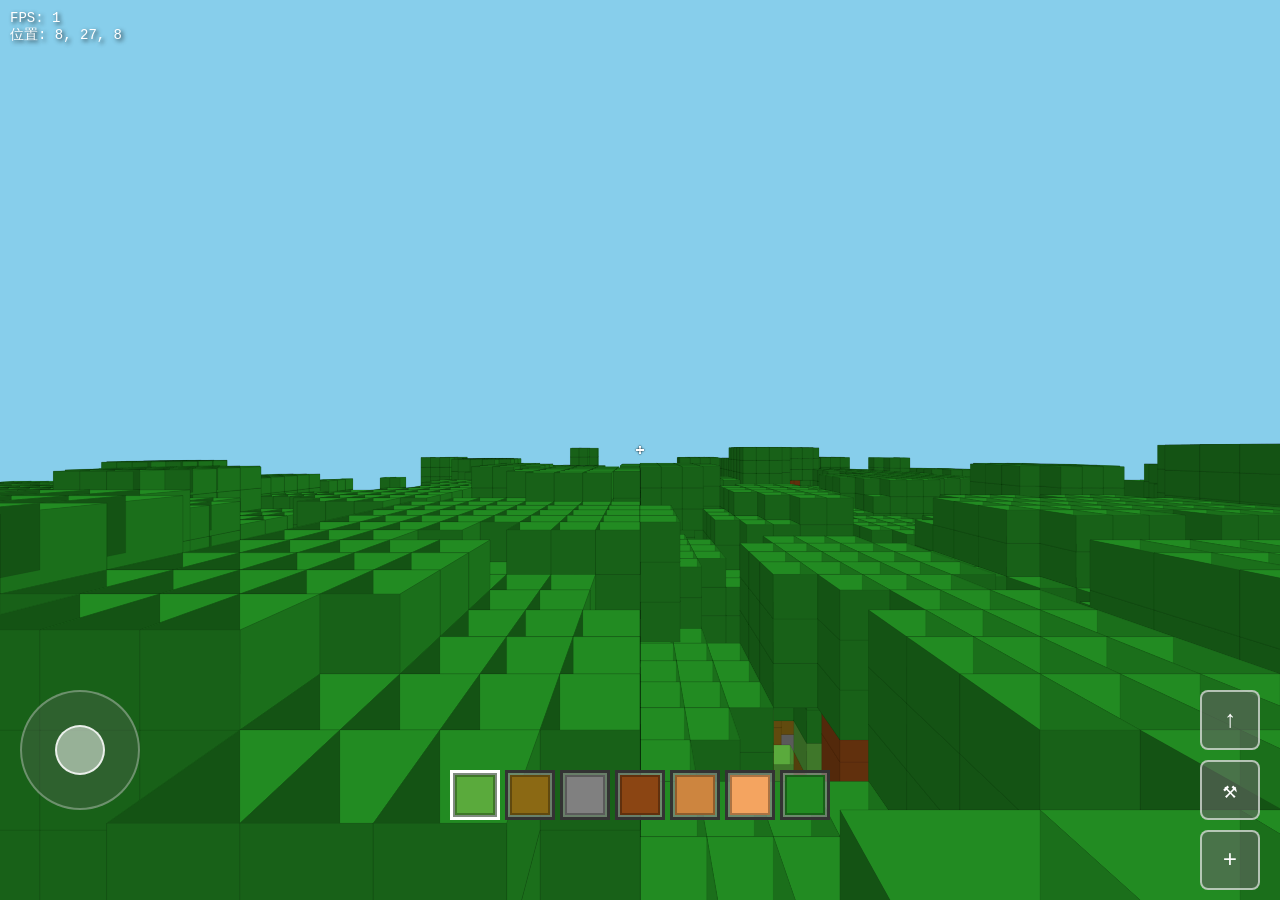
<file: minecraft.html>
<!DOCTYPE html>
<html lang="zh-CN">
<head>
    <meta charset="UTF-8">
    <meta name="viewport" content="width=device-width, initial-scale=1.0, maximum-scale=1.0, user-scalable=no">
    <title>我的世界 - Minecraft</title>
    <style>
        * {
            margin: 0;
            padding: 0;
            box-sizing: border-box;
            -webkit-tap-highlight-color: transparent;
        }

        body {
            overflow: hidden;
            font-family: 'Courier New', monospace;
            touch-action: none;
        }

        #gameCanvas {
            display: block;
            width: 100vw;
            height: 100vh;
            background: linear-gradient(to bottom, #87CEEB 0%, #E0F6FF 100%);
        }

        #ui {
            position: fixed;
            top: 0;
            left: 0;
            width: 100%;
            height: 100%;
            pointer-events: none;
        }

        #info {
            position: absolute;
            top: 10px;
            left: 10px;
            color: white;
            text-shadow: 2px 2px 4px rgba(0,0,0,0.8);
            font-size: 14px;
            pointer-events: none;
        }

        #crosshair {
            position: absolute;
            top: 50%;
            left: 50%;
            transform: translate(-50%, -50%);
            width: 20px;
            height: 20px;
            pointer-events: none;
        }

        #crosshair::before,
        #crosshair::after {
            content: '';
            position: absolute;
            background: white;
            box-shadow: 0 0 2px black;
        }

        #crosshair::before {
            left: 50%;
            top: 30%;
            transform: translateX(-50%);
            width: 2px;
            height: 40%;
        }

        #crosshair::after {
            top: 50%;
            left: 30%;
            transform: translateY(-50%);
            height: 2px;
            width: 40%;
        }

        #toolbar {
            position: absolute;
            bottom: 80px;
            left: 50%;
            transform: translateX(-50%);
            display: flex;
            gap: 5px;
            pointer-events: all;
        }

        .tool-slot {
            width: 50px;
            height: 50px;
            border: 3px solid #333;
            background: rgba(139, 139, 139, 0.7);
            display: flex;
            align-items: center;
            justify-content: center;
            font-size: 12px;
            cursor: pointer;
            position: relative;
        }

        .tool-slot.active {
            border-color: white;
            background: rgba(139, 139, 139, 0.9);
        }

        .tool-slot .block-preview {
            width: 40px;
            height: 40px;
            image-rendering: pixelated;
        }

        #controls {
            position: absolute;
            bottom: 10px;
            width: 100%;
            display: flex;
            justify-content: space-between;
            padding: 0 20px;
            pointer-events: all;
        }

        .joystick {
            width: 120px;
            height: 120px;
            background: rgba(100, 100, 100, 0.3);
            border-radius: 50%;
            position: relative;
            border: 2px solid rgba(255, 255, 255, 0.3);
        }

        .joystick-knob {
            width: 50px;
            height: 50px;
            background: rgba(255, 255, 255, 0.5);
            border-radius: 50%;
            position: absolute;
            top: 50%;
            left: 50%;
            transform: translate(-50%, -50%);
            border: 2px solid rgba(255, 255, 255, 0.8);
        }

        .action-buttons {
            display: flex;
            flex-direction: column;
            gap: 10px;
        }

        .btn {
            width: 60px;
            height: 60px;
            background: rgba(100, 100, 100, 0.6);
            border: 2px solid rgba(255, 255, 255, 0.6);
            border-radius: 8px;
            color: white;
            font-size: 24px;
            display: flex;
            align-items: center;
            justify-content: center;
            cursor: pointer;
            user-select: none;
        }

        .btn:active {
            background: rgba(150, 150, 150, 0.8);
        }

        #loading {
            position: fixed;
            top: 0;
            left: 0;
            width: 100%;
            height: 100%;
            background: #333;
            display: flex;
            align-items: center;
            justify-content: center;
            color: white;
            font-size: 24px;
            z-index: 1000;
        }
    </style>
</head>
<body>
    <canvas id="gameCanvas"></canvas>
    <div id="ui">
        <div id="info">
            <div>FPS: <span id="fps">0</span></div>
            <div>位置: <span id="position">0, 0, 0</span></div>
        </div>
        <div id="crosshair"></div>
        <div id="toolbar"></div>
        <div id="controls">
            <div class="joystick" id="moveJoystick">
                <div class="joystick-knob"></div>
            </div>
            <div class="action-buttons">
                <div class="btn" id="jumpBtn">↑</div>
                <div class="btn" id="breakBtn">⚒</div>
                <div class="btn" id="placeBtn">+</div>
            </div>
        </div>
    </div>
    <div id="loading">加载中...</div>

    <script>
        // Game Configuration
        const CONFIG = {
            renderDistance: 3,
            chunkSize: 16,
            blockSize: 1,
            worldHeight: 32,
            gravity: 0.03,
            jumpForce: 0.5,
            moveSpeed: 0.1,
            reachDistance: 5
        };

        // Block Types with colors
        const BLOCKS = {
            AIR: 0,
            GRASS: 1,
            DIRT: 2,
            STONE: 3,
            WOOD: 4,
            LEAVES: 5,
            SAND: 6,
            WATER: 7,
            PLANKS: 8
        };

        const BLOCK_COLORS = {
            [BLOCKS.GRASS]: '#5AAA3C',
            [BLOCKS.DIRT]: '#8B6914',
            [BLOCKS.STONE]: '#808080',
            [BLOCKS.WOOD]: '#8B4513',
            [BLOCKS.LEAVES]: '#228B22',
            [BLOCKS.SAND]: '#F4A460',
            [BLOCKS.WATER]: '#1E90FF',
            [BLOCKS.PLANKS]: '#CD853F'
        };

        const BLOCK_NAMES = {
            [BLOCKS.GRASS]: '草方块',
            [BLOCKS.DIRT]: '泥土',
            [BLOCKS.STONE]: '石头',
            [BLOCKS.WOOD]: '原木',
            [BLOCKS.LEAVES]: '树叶',
            [BLOCKS.SAND]: '沙子',
            [BLOCKS.WATER]: '水',
            [BLOCKS.PLANKS]: '木板'
        };

        // Initialize Canvas
        const canvas = document.getElementById('gameCanvas');
        const ctx = canvas.getContext('2d', { alpha: false });

        function resizeCanvas() {
            canvas.width = window.innerWidth;
            canvas.height = window.innerHeight;
        }
        resizeCanvas();
        window.addEventListener('resize', resizeCanvas);

        // Simple 3D Math
        class Vec3 {
            constructor(x = 0, y = 0, z = 0) {
                this.x = x;
                this.y = y;
                this.z = z;
            }

            add(v) {
                return new Vec3(this.x + v.x, this.y + v.y, this.z + v.z);
            }

            sub(v) {
                return new Vec3(this.x - v.x, this.y - v.y, this.z - v.z);
            }

            mul(s) {
                return new Vec3(this.x * s, this.y * s, this.z * s);
            }

            length() {
                return Math.sqrt(this.x * this.x + this.y * this.y + this.z * this.z);
            }

            normalize() {
                const len = this.length();
                return len > 0 ? this.mul(1 / len) : new Vec3();
            }
        }

        // Camera
        class Camera {
            constructor() {
                this.pos = new Vec3(8, 20, 8);
                this.rot = { x: 0, y: 0 };
                this.velocity = new Vec3();
                this.onGround = false;
            }

            project(point) {
                const fov = 400;
                const dx = point.x - this.pos.x;
                const dy = point.y - this.pos.y;
                const dz = point.z - this.pos.z;

                // Rotate around Y axis (yaw)
                const cosY = Math.cos(this.rot.y);
                const sinY = Math.sin(this.rot.y);
                const rx = dx * cosY - dz * sinY;
                const rz = dx * sinY + dz * cosY;

                // Rotate around X axis (pitch)
                const cosX = Math.cos(this.rot.x);
                const sinX = Math.sin(this.rot.x);
                const ry = dy * cosX - rz * sinX;
                const rz2 = dy * sinX + rz * cosX;

                if (rz2 <= 0.1) return null;

                const scale = fov / rz2;
                return {
                    x: canvas.width / 2 + rx * scale,
                    y: canvas.height / 2 - ry * scale,
                    z: rz2,
                    scale: scale
                };
            }

            getForward() {
                const cosY = Math.cos(this.rot.y);
                const sinY = Math.sin(this.rot.y);
                return new Vec3(sinY, 0, cosY);
            }

            getRight() {
                const cosY = Math.cos(this.rot.y);
                const sinY = Math.sin(this.rot.y);
                return new Vec3(cosY, 0, -sinY);
            }
        }

        // World Generation
        class World {
            constructor() {
                this.chunks = new Map();
                this.seed = Math.random() * 1000;
            }

            getChunkKey(cx, cz) {
                return `${cx},${cz}`;
            }

            getBlock(x, y, z) {
                if (y < 0 || y >= CONFIG.worldHeight) return BLOCKS.AIR;
                
                const cx = Math.floor(x / CONFIG.chunkSize);
                const cz = Math.floor(z / CONFIG.chunkSize);
                const key = this.getChunkKey(cx, cz);
                
                if (!this.chunks.has(key)) {
                    this.generateChunk(cx, cz);
                }

                const chunk = this.chunks.get(key);
                const lx = ((x % CONFIG.chunkSize) + CONFIG.chunkSize) % CONFIG.chunkSize;
                const lz = ((z % CONFIG.chunkSize) + CONFIG.chunkSize) % CONFIG.chunkSize;
                
                return chunk[lx][y][lz] || BLOCKS.AIR;
            }

            setBlock(x, y, z, type) {
                if (y < 0 || y >= CONFIG.worldHeight) return;
                
                const cx = Math.floor(x / CONFIG.chunkSize);
                const cz = Math.floor(z / CONFIG.chunkSize);
                const key = this.getChunkKey(cx, cz);
                
                if (!this.chunks.has(key)) {
                    this.generateChunk(cx, cz);
                }

                const chunk = this.chunks.get(key);
                const lx = ((x % CONFIG.chunkSize) + CONFIG.chunkSize) % CONFIG.chunkSize;
                const lz = ((z % CONFIG.chunkSize) + CONFIG.chunkSize) % CONFIG.chunkSize;
                
                chunk[lx][y][lz] = type;
            }

            noise(x, z) {
                // Simple pseudo-random noise
                const n = Math.sin(x * 12.9898 + z * 78.233 + this.seed) * 43758.5453;
                return n - Math.floor(n);
            }

            generateChunk(cx, cz) {
                const chunk = [];
                const key = this.getChunkKey(cx, cz);

                for (let x = 0; x < CONFIG.chunkSize; x++) {
                    chunk[x] = [];
                    for (let y = 0; y < CONFIG.worldHeight; y++) {
                        chunk[x][y] = [];
                        for (let z = 0; z < CONFIG.chunkSize; z++) {
                            chunk[x][y][z] = BLOCKS.AIR;
                        }
                    }
                }

                // Generate terrain
                for (let x = 0; x < CONFIG.chunkSize; x++) {
                    for (let z = 0; z < CONFIG.chunkSize; z++) {
                        const worldX = cx * CONFIG.chunkSize + x;
                        const worldZ = cz * CONFIG.chunkSize + z;
                        
                        // Terrain height
                        const noise1 = this.noise(worldX * 0.05, worldZ * 0.05);
                        const noise2 = this.noise(worldX * 0.02, worldZ * 0.02);
                        const height = Math.floor(10 + noise1 * 8 + noise2 * 4);

                        // Place blocks
                        for (let y = 0; y < height; y++) {
                            if (y < height - 4) {
                                chunk[x][y][z] = BLOCKS.STONE;
                            } else if (y < height - 1) {
                                chunk[x][y][z] = BLOCKS.DIRT;
                            } else {
                                chunk[x][y][z] = BLOCKS.GRASS;
                            }
                        }

                        // Trees
                        if (this.noise(worldX * 0.1, worldZ * 0.1) > 0.85 && height > 12) {
                            const treeHeight = 5;
                            // Trunk
                            for (let y = height; y < height + treeHeight; y++) {
                                if (y < CONFIG.worldHeight) {
                                    chunk[x][y][z] = BLOCKS.WOOD;
                                }
                            }
                            // Leaves
                            for (let dx = -2; dx <= 2; dx++) {
                                for (let dz = -2; dz <= 2; dz++) {
                                    for (let dy = 0; dy < 3; dy++) {
                                        const lx = x + dx;
                                        const ly = height + treeHeight - 1 + dy;
                                        const lz = z + dz;
                                        if (lx >= 0 && lx < CONFIG.chunkSize && 
                                            lz >= 0 && lz < CONFIG.chunkSize &&
                                            ly < CONFIG.worldHeight &&
                                            Math.abs(dx) + Math.abs(dz) < 4) {
                                            if (chunk[lx][ly][lz] === BLOCKS.AIR) {
                                                chunk[lx][ly][lz] = BLOCKS.LEAVES;
                                            }
                                        }
                                    }
                                }
                            }
                        }
                    }
                }

                this.chunks.set(key, chunk);
            }

            loadChunksAround(cx, cz) {
                for (let dx = -CONFIG.renderDistance; dx <= CONFIG.renderDistance; dx++) {
                    for (let dz = -CONFIG.renderDistance; dz <= CONFIG.renderDistance; dz++) {
                        const key = this.getChunkKey(cx + dx, cz + dz);
                        if (!this.chunks.has(key)) {
                            this.generateChunk(cx + dx, cz + dz);
                        }
                    }
                }
            }
        }

        // Game State
        const camera = new Camera();
        const world = new World();
        let selectedBlock = BLOCKS.GRASS;
        const inventory = [BLOCKS.GRASS, BLOCKS.DIRT, BLOCKS.STONE, BLOCKS.WOOD, BLOCKS.PLANKS, BLOCKS.SAND, BLOCKS.LEAVES];

        // Controls
        const input = {
            move: { x: 0, y: 0 },
            jump: false,
            break: false,
            place: false,
            touch: null
        };

        // Joystick Control
        function setupJoystick() {
            const joystick = document.getElementById('moveJoystick');
            const knob = joystick.querySelector('.joystick-knob');
            let active = false;
            let startPos = { x: 0, y: 0 };

            function handleStart(e) {
                active = true;
                const rect = joystick.getBoundingClientRect();
                startPos.x = rect.left + rect.width / 2;
                startPos.y = rect.top + rect.height / 2;
            }

            function handleMove(e) {
                if (!active) return;
                
                const touch = e.touches ? e.touches[0] : e;
                const dx = touch.clientX - startPos.x;
                const dy = touch.clientY - startPos.y;
                const distance = Math.sqrt(dx * dx + dy * dy);
                const maxDistance = 35;
                
                const clampedDistance = Math.min(distance, maxDistance);
                const angle = Math.atan2(dy, dx);
                
                const knobX = Math.cos(angle) * clampedDistance;
                const knobY = Math.sin(angle) * clampedDistance;
                
                knob.style.transform = `translate(calc(-50% + ${knobX}px), calc(-50% + ${knobY}px))`;
                
                input.move.x = dx / maxDistance;
                input.move.y = dy / maxDistance;
            }

            function handleEnd() {
                active = false;
                knob.style.transform = 'translate(-50%, -50%)';
                input.move.x = 0;
                input.move.y = 0;
            }

            joystick.addEventListener('touchstart', handleStart);
            joystick.addEventListener('mousedown', handleStart);
            document.addEventListener('touchmove', handleMove);
            document.addEventListener('mousemove', handleMove);
            document.addEventListener('touchend', handleEnd);
            document.addEventListener('mouseup', handleEnd);
        }

        // Action Buttons
        document.getElementById('jumpBtn').addEventListener('touchstart', (e) => {
            e.preventDefault();
            input.jump = true;
        });
        document.getElementById('jumpBtn').addEventListener('touchend', () => {
            input.jump = false;
        });

        document.getElementById('breakBtn').addEventListener('touchstart', (e) => {
            e.preventDefault();
            breakBlock();
        });

        document.getElementById('placeBtn').addEventListener('touchstart', (e) => {
            e.preventDefault();
            placeBlock();
        });

        // Camera rotation via screen drag
        let lastTouchX = 0;
        let lastTouchY = 0;
        let isDragging = false;

        canvas.addEventListener('touchstart', (e) => {
            if (e.touches.length === 1) {
                isDragging = true;
                lastTouchX = e.touches[0].clientX;
                lastTouchY = e.touches[0].clientY;
            }
        });

        canvas.addEventListener('touchmove', (e) => {
            if (isDragging && e.touches.length === 1) {
                const deltaX = e.touches[0].clientX - lastTouchX;
                const deltaY = e.touches[0].clientY - lastTouchY;
                
                camera.rot.y += deltaX * 0.005;
                camera.rot.x += deltaY * 0.005;
                camera.rot.x = Math.max(-Math.PI / 2, Math.min(Math.PI / 2, camera.rot.x));
                
                lastTouchX = e.touches[0].clientX;
                lastTouchY = e.touches[0].clientY;
            }
        });

        canvas.addEventListener('touchend', () => {
            isDragging = false;
        });

        // Raycast for block interaction
        function raycast() {
            const start = camera.pos;
            const forward = camera.getForward();
            const pitch = camera.rot.x;
            const dir = new Vec3(
                forward.x,
                -Math.sin(pitch),
                forward.z
            ).normalize();

            let prevPos = null;
            for (let t = 0; t < CONFIG.reachDistance; t += 0.1) {
                const pos = start.add(dir.mul(t));
                const bx = Math.floor(pos.x);
                const by = Math.floor(pos.y);
                const bz = Math.floor(pos.z);
                
                const block = world.getBlock(bx, by, bz);
                if (block !== BLOCKS.AIR) {
                    return { hit: true, x: bx, y: by, z: bz, prev: prevPos };
                }
                prevPos = { x: bx, y: by, z: bz };
            }
            return { hit: false };
        }

        function breakBlock() {
            const ray = raycast();
            if (ray.hit) {
                world.setBlock(ray.x, ray.y, ray.z, BLOCKS.AIR);
            }
        }

        function placeBlock() {
            const ray = raycast();
            if (ray.hit && ray.prev) {
                const px = ray.prev.x;
                const py = ray.prev.y;
                const pz = ray.prev.z;
                
                // Check if not inside player
                const playerBox = {
                    minX: camera.pos.x - 0.3,
                    maxX: camera.pos.x + 0.3,
                    minY: camera.pos.y - 1.5,
                    maxY: camera.pos.y + 0.3,
                    minZ: camera.pos.z - 0.3,
                    maxZ: camera.pos.z + 0.3
                };
                
                if (px + 1 > playerBox.minX && px < playerBox.maxX &&
                    py + 1 > playerBox.minY && py < playerBox.maxY &&
                    pz + 1 > playerBox.minZ && pz < playerBox.maxZ) {
                    return;
                }
                
                world.setBlock(px, py, pz, selectedBlock);
            }
        }

        // Toolbar
        function createToolbar() {
            const toolbar = document.getElementById('toolbar');
            inventory.forEach((blockType, index) => {
                const slot = document.createElement('div');
                slot.className = 'tool-slot';
                if (index === 0) slot.classList.add('active');
                
                const preview = document.createElement('div');
                preview.className = 'block-preview';
                preview.style.background = BLOCK_COLORS[blockType];
                preview.style.border = '2px solid rgba(0,0,0,0.3)';
                slot.appendChild(preview);
                
                slot.addEventListener('click', () => {
                    document.querySelectorAll('.tool-slot').forEach(s => s.classList.remove('active'));
                    slot.classList.add('active');
                    selectedBlock = blockType;
                });
                
                toolbar.appendChild(slot);
            });
        }

        // Physics
        function updatePhysics() {
            // Apply gravity
            if (!camera.onGround) {
                camera.velocity.y -= CONFIG.gravity;
            }

            // Jump
            if (input.jump && camera.onGround) {
                camera.velocity.y = CONFIG.jumpForce;
                camera.onGround = false;
            }

            // Movement
            const forward = camera.getForward();
            const right = camera.getRight();
            
            const moveX = input.move.x;
            const moveZ = -input.move.y;
            
            camera.velocity.x = (forward.x * moveZ + right.x * moveX) * CONFIG.moveSpeed;
            camera.velocity.z = (forward.z * moveZ + right.z * moveX) * CONFIG.moveSpeed;

            // Apply velocity
            const newPos = camera.pos.add(camera.velocity);

            // Collision detection
            const playerWidth = 0.3;
            const playerHeight = 1.8;
            
            // Check X collision
            let canMoveX = true;
            for (let y = 0; y < 2; y++) {
                const checkY = Math.floor(newPos.y - playerHeight + y);
                const checkZ = Math.floor(camera.pos.z);
                const checkX1 = Math.floor(newPos.x - playerWidth);
                const checkX2 = Math.floor(newPos.x + playerWidth);
                
                if (world.getBlock(checkX1, checkY, checkZ) !== BLOCKS.AIR ||
                    world.getBlock(checkX2, checkY, checkZ) !== BLOCKS.AIR) {
                    canMoveX = false;
                    camera.velocity.x = 0;
                    break;
                }
            }
            if (canMoveX) camera.pos.x = newPos.x;

            // Check Z collision
            let canMoveZ = true;
            for (let y = 0; y < 2; y++) {
                const checkY = Math.floor(newPos.y - playerHeight + y);
                const checkX = Math.floor(camera.pos.x);
                const checkZ1 = Math.floor(newPos.z - playerWidth);
                const checkZ2 = Math.floor(newPos.z + playerWidth);
                
                if (world.getBlock(checkX, checkY, checkZ1) !== BLOCKS.AIR ||
                    world.getBlock(checkX, checkY, checkZ2) !== BLOCKS.AIR) {
                    canMoveZ = false;
                    camera.velocity.z = 0;
                    break;
                }
            }
            if (canMoveZ) camera.pos.z = newPos.z;

            // Check Y collision (ground and ceiling)
            camera.pos.y += camera.velocity.y;
            camera.onGround = false;

            const feetY = Math.floor(camera.pos.y - playerHeight);
            const headY = Math.floor(camera.pos.y);
            const checkX = Math.floor(camera.pos.x);
            const checkZ = Math.floor(camera.pos.z);

            // Ground collision
            if (camera.velocity.y <= 0 && world.getBlock(checkX, feetY, checkZ) !== BLOCKS.AIR) {
                camera.pos.y = feetY + playerHeight + 1;
                camera.velocity.y = 0;
                camera.onGround = true;
            }

            // Ceiling collision
            if (camera.velocity.y > 0 && world.getBlock(checkX, headY, checkZ) !== BLOCKS.AIR) {
                camera.pos.y = headY;
                camera.velocity.y = 0;
            }

            // Prevent falling through world
            if (camera.pos.y < 0) {
                camera.pos.y = 20;
                camera.velocity.y = 0;
            }

            // Friction
            camera.velocity.x *= 0.8;
            camera.velocity.z *= 0.8;
        }

        // Rendering
        function drawCube(x, y, z, color, brightness = 1) {
            const vertices = [
                new Vec3(x, y, z),
                new Vec3(x + 1, y, z),
                new Vec3(x + 1, y, z + 1),
                new Vec3(x, y, z + 1),
                new Vec3(x, y + 1, z),
                new Vec3(x + 1, y + 1, z),
                new Vec3(x + 1, y + 1, z + 1),
                new Vec3(x, y + 1, z + 1)
            ];

            const projected = vertices.map(v => camera.project(v));
            if (projected.some(p => p === null)) return;

            const faces = [
                { indices: [4, 5, 6, 7], brightness: 1.0 },   // Top
                { indices: [0, 1, 2, 3], brightness: 0.5 },   // Bottom
                { indices: [1, 5, 6, 2], brightness: 0.8 },   // Right
                { indices: [0, 4, 7, 3], brightness: 0.6 },   // Left
                { indices: [0, 1, 5, 4], brightness: 0.7 },   // Front
                { indices: [3, 2, 6, 7], brightness: 0.7 }    // Back
            ];

            const facesWithDepth = faces.map(face => {
                const avgZ = face.indices.reduce((sum, i) => sum + projected[i].z, 0) / 4;
                return { ...face, avgZ };
            });

            facesWithDepth.sort((a, b) => b.avgZ - a.avgZ);

            facesWithDepth.forEach(face => {
                ctx.beginPath();
                face.indices.forEach((i, idx) => {
                    const p = projected[i];
                    if (idx === 0) {
                        ctx.moveTo(p.x, p.y);
                    } else {
                        ctx.lineTo(p.x, p.y);
                    }
                });
                ctx.closePath();

                const r = parseInt(color.slice(1, 3), 16);
                const g = parseInt(color.slice(3, 5), 16);
                const b = parseInt(color.slice(5, 7), 16);
                const br = face.brightness * brightness;
                
                ctx.fillStyle = `rgb(${r * br}, ${g * br}, ${b * br})`;
                ctx.fill();
                ctx.strokeStyle = `rgba(0, 0, 0, ${0.1 * br})`;
                ctx.lineWidth = 1;
                ctx.stroke();
            });
        }

        function render() {
            ctx.fillStyle = '#87CEEB';
            ctx.fillRect(0, 0, canvas.width, canvas.height);

            // Collect visible blocks
            const blocks = [];
            const cx = Math.floor(camera.pos.x / CONFIG.chunkSize);
            const cz = Math.floor(camera.pos.z / CONFIG.chunkSize);

            for (let dx = -CONFIG.renderDistance; dx <= CONFIG.renderDistance; dx++) {
                for (let dz = -CONFIG.renderDistance; dz <= CONFIG.renderDistance; dz++) {
                    const chunkX = cx + dx;
                    const chunkZ = cz + dz;
                    const key = world.getChunkKey(chunkX, chunkZ);
                    const chunk = world.chunks.get(key);
                    
                    if (!chunk) continue;

                    for (let x = 0; x < CONFIG.chunkSize; x++) {
                        for (let z = 0; z < CONFIG.chunkSize; z++) {
                            for (let y = 0; y < CONFIG.worldHeight; y++) {
                                const blockType = chunk[x][y][z];
                                if (blockType === BLOCKS.AIR) continue;

                                const worldX = chunkX * CONFIG.chunkSize + x;
                                const worldZ = chunkZ * CONFIG.chunkSize + z;
                                const worldY = y;

                                // Simple frustum culling
                                const dx = worldX - camera.pos.x;
                                const dz = worldZ - camera.pos.z;
                                const distance = Math.sqrt(dx * dx + dz * dz);
                                
                                if (distance > CONFIG.renderDistance * CONFIG.chunkSize) continue;

                                // Check if block has at least one face exposed
                                const hasExposedFace = 
                                    world.getBlock(worldX, worldY + 1, worldZ) === BLOCKS.AIR ||
                                    world.getBlock(worldX, worldY - 1, worldZ) === BLOCKS.AIR ||
                                    world.getBlock(worldX + 1, worldY, worldZ) === BLOCKS.AIR ||
                                    world.getBlock(worldX - 1, worldY, worldZ) === BLOCKS.AIR ||
                                    world.getBlock(worldX, worldY, worldZ + 1) === BLOCKS.AIR ||
                                    world.getBlock(worldX, worldY, worldZ - 1) === BLOCKS.AIR;

                                if (!hasExposedFace) continue;

                                blocks.push({
                                    x: worldX,
                                    y: worldY,
                                    z: worldZ,
                                    type: blockType,
                                    distance: distance
                                });
                            }
                        }
                    }
                }
            }

            // Sort by distance (far to near)
            blocks.sort((a, b) => b.distance - a.distance);

            // Draw blocks
            blocks.forEach(block => {
                const color = BLOCK_COLORS[block.type];
                if (color) {
                    drawCube(block.x, block.y, block.z, color);
                }
            });
        }

        // Game Loop
        let lastTime = performance.now();
        let frameCount = 0;
        let fpsTime = 0;

        function gameLoop(currentTime) {
            const deltaTime = currentTime - lastTime;
            lastTime = currentTime;

            // Update FPS
            frameCount++;
            fpsTime += deltaTime;
            if (fpsTime >= 1000) {
                document.getElementById('fps').textContent = frameCount;
                frameCount = 0;
                fpsTime = 0;
            }

            // Update position display
            document.getElementById('position').textContent = 
                `${Math.floor(camera.pos.x)}, ${Math.floor(camera.pos.y)}, ${Math.floor(camera.pos.z)}`;

            // Update game
            updatePhysics();
            render();

            requestAnimationFrame(gameLoop);
        }

        // Initialize
        async function init() {
            console.log('初始化游戏...');
            
            // Generate initial chunks
            const cx = Math.floor(camera.pos.x / CONFIG.chunkSize);
            const cz = Math.floor(camera.pos.z / CONFIG.chunkSize);
            world.loadChunksAround(cx, cz);

            // Find ground level at spawn
            for (let y = CONFIG.worldHeight - 1; y >= 0; y--) {
                if (world.getBlock(Math.floor(camera.pos.x), y, Math.floor(camera.pos.z)) !== BLOCKS.AIR) {
                    camera.pos.y = y + 3;
                    break;
                }
            }

            setupJoystick();
            createToolbar();

            document.getElementById('loading').style.display = 'none';
            
            gameLoop(performance.now());
        }

        init();
    </script>
</body>
</html>
</file>
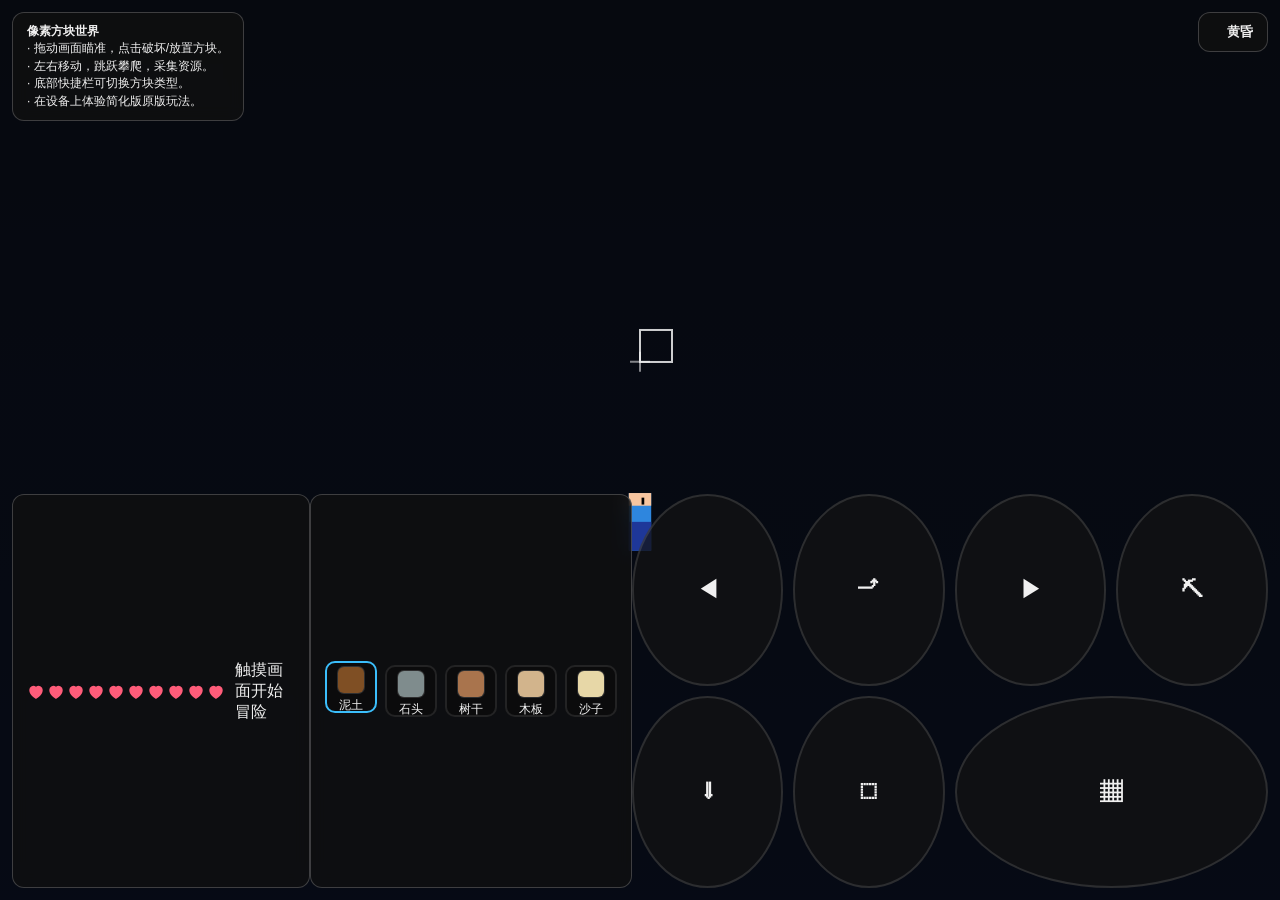
<file: minecraft_web.html>
<!DOCTYPE html>
<html lang="zh-CN">
<head>
<meta charset="UTF-8" />
<meta name="viewport" content="width=device-width, initial-scale=1.0, user-scalable=no" />
<title>像素方块世界</title>
<style>
  :root {
    color-scheme: dark;
    --ui-bg: rgba(17, 17, 17, 0.75);
    --ui-border: rgba(255, 255, 255, 0.2);
    --ui-text: #f0f0f0;
    --accent: #3bbefb;
    --hotbar-size: 52px;
    font-family: "Segoe UI", sans-serif;
  }

  * {
    box-sizing: border-box;
    user-select: none;
    -webkit-user-select: none;
    touch-action: manipulation;
  }

  body {
    margin: 0;
    background: #070b17;
    display: flex;
    flex-direction: column;
    min-height: 100vh;
    overflow: hidden;
  }

  canvas {
    flex: 1 1 auto;
    width: 100vw;
    height: 100vh;
    background: linear-gradient(#88c9ff, #cfe9ff 40%, #4f7bff 70%, #0b1028);
    image-rendering: pixelated;
    cursor: crosshair;
  }

  #ui-layer {
    position: fixed;
    inset: 0;
    display: flex;
    flex-direction: column;
    justify-content: space-between;
    pointer-events: none;
  }

  .top-ui, .bottom-ui {
    display: flex;
    justify-content: space-between;
    padding: 12px;
    pointer-events: none;
  }

  .top-ui {
    align-items: flex-start;
  }

  .panel {
    background: var(--ui-bg);
    border: 1px solid var(--ui-border);
    border-radius: 12px;
    padding: 10px 14px;
    color: var(--ui-text);
    pointer-events: auto;
    backdrop-filter: blur(8px);
  }

  #info {
    max-width: min(320px, 80vw);
    font-size: 12px;
    line-height: 1.45;
  }

  #clock {
    min-width: 70px;
    text-align: right;
    font-weight: bold;
    font-size: 13px;
  }

  #hotbar {
    display: grid;
    grid-auto-flow: column;
    grid-auto-columns: var(--hotbar-size);
    gap: 8px;
    align-items: center;
  }

  .slot {
    width: var(--hotbar-size);
    height: var(--hotbar-size);
    display: grid;
    place-items: center;
    border-radius: 10px;
    background: rgba(12, 12, 12, 0.65);
    border: 2px solid rgba(255, 255, 255, 0.1);
    transition: border 0.2s, transform 0.2s;
    color: var(--ui-text);
    font-size: 12px;
    text-align: center;
    padding: 4px;
    pointer-events: auto;
  }

  .slot.active {
    border-color: var(--accent);
    transform: translateY(-4px);
  }

  #controls {
    display: grid;
    grid-template-columns: repeat(4, minmax(56px, 15vw));
    grid-template-rows: repeat(2, minmax(56px, 15vw));
    gap: 10px;
    align-self: center;
    pointer-events: auto;
  }

  .btn {
    background: rgba(20, 20, 20, 0.72);
    border: 2px solid rgba(255, 255, 255, 0.12);
    color: var(--ui-text);
    border-radius: 50%;
    display: flex;
    align-items: center;
    justify-content: center;
    font-size: clamp(16px, 2.5vw, 22px);
    font-weight: 600;
    transition: transform 0.1s, background 0.1s;
    touch-action: manipulation;
  }

  .btn:active, .btn.active {
    transform: scale(0.92);
    background: rgba(80, 80, 80, 0.72);
  }

  .btn.small {
    border-radius: 16px;
    width: clamp(72px, 18vw, 120px);
    height: clamp(44px, 14vw, 72px);
    font-size: clamp(14px, 2vw, 18px);
    justify-self: center;
  }

  #status-bar {
    display: flex;
    gap: 10px;
    align-items: center;
    pointer-events: auto;
  }

  #hearts {
    display: grid;
    grid-auto-flow: column;
    gap: 2px;
  }

  .heart {
    width: 18px;
    height: 16px;
    background: url('data:image/svg+xml,%3Csvg xmlns="http://www.w3.org/2000/svg" viewBox="0 0 16 14"%3E%3Cpath fill="%23ff5c7a" d="M8 14s6-3.24 6-8a3.71 3.71 0 0 0-6-2.83A3.71 3.71 0 0 0 2 6c0 4.76 6 8 6 8z"/%3E%3C/svg%3E') center/contain no-repeat;
  }

  @media (max-width: 768px) {
    :root {
      --hotbar-size: 48px;
    }

    #info {
      display: none;
    }

    #controls {
      grid-template-columns: repeat(4, minmax(52px, 20vw));
      grid-template-rows: repeat(2, minmax(52px, 20vw));
    }

    .top-ui {
      padding: 8px;
    }

    .bottom-ui {
      flex-direction: column;
      gap: 12px;
      align-items: center;
    }

    #hotbar {
      gap: 6px;
    }
  }
</style>
</head>
<body>
<canvas id="game"></canvas>
<div id="ui-layer">
  <div class="top-ui">
    <div id="info" class="panel">
      <strong>像素方块世界</strong><br />
      · 拖动画面瞄准，点击破坏/放置方块。<br />
      · 左右移动，跳跃攀爬，采集资源。<br />
      · 底部快捷栏可切换方块类型。<br />
      · 在设备上体验简化版原版玩法。
    </div>
    <div id="clock" class="panel">黎明</div>
  </div>
  <div class="bottom-ui">
    <div id="status-bar" class="panel">
      <div id="hearts"></div>
      <div id="hint">触摸画面开始冒险</div>
    </div>
    <div id="hotbar" class="panel"></div>
    <div id="controls">
      <button class="btn" data-control="left">◀</button>
      <button class="btn" data-control="jump">⤴</button>
      <button class="btn" data-control="right">▶</button>
      <button class="btn" data-control="mine">⛏</button>
      <button class="btn" data-control="sneak">⇓</button>
      <button class="btn" data-control="interact">⬚</button>
      <button class="btn" data-control="place" style="grid-column: span 2">▦</button>
    </div>
  </div>
</div>
<script>
(() => {
  const canvas = document.getElementById('game');
  const ctx = canvas.getContext('2d');
  const hotbarEl = document.getElementById('hotbar');
  const clockEl = document.getElementById('clock');
  const hintEl = document.getElementById('hint');
  const heartsEl = document.getElementById('hearts');
  const controls = document.querySelectorAll('#controls .btn');

  const TILE_SIZE = 32;
  const WORLD_WIDTH = 240;
  const WORLD_HEIGHT = 140;
  const SKY_HEIGHT = 80;
  const CHUNK = 16;
  const PLAYER_WIDTH = 0.7;
  const PLAYER_HEIGHT = 1.8;
  const DAY_LENGTH = 120000; // 2分钟一日

  const BlockId = {
    AIR: 0,
    GRASS: 1,
    DIRT: 2,
    STONE: 3,
    WOOD: 4,
    LEAVES: 5,
    PLANK: 6,
    SAND: 7,
    WATER: 8
  };

  const Blocks = {
    [BlockId.AIR]: { name: '空气', solid: false, color: 'transparent' },
    [BlockId.GRASS]: { name: '草方块', solid: true, color: '#3cb043', variant: ['#3cb043', '#35983b', '#43b84b'] },
    [BlockId.DIRT]: { name: '泥土', solid: true, color: '#7f4f24', variant: ['#7f4f24', '#835029', '#734320'] },
    [BlockId.STONE]: { name: '石头', solid: true, color: '#7f8c8d', variant: ['#7f8c8d', '#95a5a6', '#6d7879'] },
    [BlockId.WOOD]: { name: '树干', solid: true, color: '#a9744d', bark: true },
    [BlockId.LEAVES]: { name: '树叶', solid: false, color: 'rgba(62, 132, 47, 0.9)', variant: ['rgba(62, 132, 47, 0.9)', 'rgba(70, 150, 55, 0.88)'] },
    [BlockId.PLANK]: { name: '木板', solid: true, color: '#d2b48c', variant: ['#d2b48c', '#c9a77f', '#d9bc95'] },
    [BlockId.SAND]: { name: '沙子', solid: true, color: '#e7d7a7', variant: ['#e7d7a7', '#dccc97', '#f2e4b8'] },
    [BlockId.WATER]: { name: '水', solid: false, color: 'rgba(74, 144, 226, 0.6)' }
  };

  const hotbar = [BlockId.DIRT, BlockId.STONE, BlockId.WOOD, BlockId.PLANK, BlockId.SAND];
  let selectedIndex = 0;
  let world = createArray(WORLD_WIDTH, WORLD_HEIGHT, BlockId.AIR);
  let sunlight = 0;
  let lastTime = performance.now();
  let elapsedDay = Math.random() * DAY_LENGTH;

  const player = {
    x: WORLD_WIDTH / 2,
    y: SKY_HEIGHT / 2,
    vx: 0,
    vy: 0,
    onGround: false,
    facing: 1,
    health: 10,
    target: { x: WORLD_WIDTH / 2, y: SKY_HEIGHT / 2 }
  };

  const inputs = {
    left: false,
    right: false,
    jump: false,
    sneak: false,
    mine: false,
    place: false,
    interact: false
  };

  const miningState = {
    active: false,
    progress: 0,
    target: null,
    lastBlock: null
  };

  let camera = { x: player.x, y: player.y };

  function createArray(w, h, value) {
    const arr = new Array(w);
    for (let x = 0; x < w; x++) {
      arr[x] = new Array(h);
      arr[x].fill(value);
    }
    return arr;
  }

  function seededRandom(seed) {
    let value = seed % 2147483647;
    if (value <= 0) value += 2147483646;
    return () => {
      value = (value * 16807) % 2147483647;
      return (value - 1) / 2147483646;
    };
  }

  function generateTerrain() {
    const rng = seededRandom(Date.now() & 0xffffff);
    const baseHeight = WORLD_HEIGHT * 0.58;
    const seaLevel = Math.floor(WORLD_HEIGHT * 0.6);
    const heights = [];
    let current = baseHeight;
    for (let x = 0; x < WORLD_WIDTH; x++) {
      const drift = (rng() - 0.5) * 4;
      const slope = (rng() - 0.5) * 2;
      current = clamp(current + drift + slope, WORLD_HEIGHT * 0.35, WORLD_HEIGHT * 0.8);
      heights.push(Math.floor(current));
    }
    const treeChance = 0.06;

    for (let x = 0; x < WORLD_WIDTH; x++) {
      const height = heights[x];
      let surfaceBlock = BlockId.GRASS;
      if (height >= seaLevel - 2 && height <= seaLevel + 3) {
        surfaceBlock = BlockId.SAND;
      }

      for (let y = 0; y < WORLD_HEIGHT; y++) {
        if (y < height) {
          if (height > seaLevel && y >= seaLevel) {
            world[x][y] = BlockId.WATER;
          } else {
            world[x][y] = BlockId.AIR;
          }
        } else if (y === height) {
          world[x][y] = surfaceBlock;
        } else if (y <= height + 3) {
          world[x][y] = BlockId.DIRT;
        } else if (y < WORLD_HEIGHT - 2) {
          world[x][y] = BlockId.STONE;
        } else {
          world[x][y] = BlockId.STONE;
        }
      }

      if (surfaceBlock === BlockId.GRASS && height > seaLevel + 2 && rng() < treeChance) {
        growTree(x, height);
      }
    }
  }

  function growTree(x, groundY) {
    const trunkHeight = 4 + Math.floor(Math.random() * 2);
    for (let y = 1; y <= trunkHeight && groundY - y > 0; y++) {
      setBlock(x, groundY - y, BlockId.WOOD);
    }
    const top = groundY - trunkHeight;
    for (let dx = -2; dx <= 2; dx++) {
      for (let dy = -2; dy <= 2; dy++) {
        if (Math.abs(dx) + Math.abs(dy) <= 3) {
          setBlock(x + dx, top + dy, BlockId.LEAVES);
        }
      }
    }
  }

  function resizeCanvas() {
    const dpr = window.devicePixelRatio || 1;
    const width = canvas.clientWidth * dpr;
    const height = canvas.clientHeight * dpr;
    if (canvas.width !== width || canvas.height !== height) {
      canvas.width = width;
      canvas.height = height;
    }
  }

  function clamp(value, min, max) {
    return Math.max(min, Math.min(max, value));
  }

  function getBlock(x, y) {
    if (x < 0 || y < 0 || x >= WORLD_WIDTH || y >= WORLD_HEIGHT) return BlockId.AIR;
    return world[x][y];
  }

  function setBlock(x, y, id) {
    if (x < 0 || y < 0 || x >= WORLD_WIDTH || y >= WORLD_HEIGHT) return;
    world[x][y] = id;
  }

  function blockRect(x, y) {
    return {
      left: x,
      right: x + 1,
      top: y,
      bottom: y + 1
    };
  }

  function rectIntersect(a, b) {
    return !(a.right <= b.left || a.left >= b.right || a.bottom <= b.top || a.top >= b.bottom);
  }

  function playerRect(px = player.x, py = player.y) {
    return {
      left: px - PLAYER_WIDTH / 2,
      right: px + PLAYER_WIDTH / 2,
      top: py - PLAYER_HEIGHT,
      bottom: py
    };
  }

  function movePlayer(dt) {
    const accel = 16;
    const maxSpeed = inputs.sneak ? 3 : 6;
    const friction = player.onGround ? 12 : 2;
    const gravity = 25;
    const jumpSpeed = 9;

    if (inputs.left && !inputs.right) {
      player.vx -= accel * dt;
      player.facing = -1;
    } else if (inputs.right && !inputs.left) {
      player.vx += accel * dt;
      player.facing = 1;
    } else {
      if (player.vx > 0) player.vx = Math.max(0, player.vx - friction * dt);
      if (player.vx < 0) player.vx = Math.min(0, player.vx + friction * dt);
    }

    player.vx = clamp(player.vx, -maxSpeed, maxSpeed);

    player.vy += gravity * dt;
    if (inputs.jump && player.onGround) {
      player.vy = -jumpSpeed;
      player.onGround = false;
    }

    let nextX = player.x + player.vx * dt;
    let rect = playerRect(nextX, player.y);
    const collisionsX = collide(rect);
    if (collisionsX.length) {
      if (player.vx > 0) {
        nextX = Math.min(...collisionsX.map(block => block.left)) - PLAYER_WIDTH / 2;
      } else if (player.vx < 0) {
        nextX = Math.max(...collisionsX.map(block => block.right)) + PLAYER_WIDTH / 2;
      }
      player.vx = 0;
    }
    player.x = nextX;

    let nextY = player.y + player.vy * dt;
    rect = playerRect(player.x, nextY);
    const collisionsY = collide(rect);
    player.onGround = false;
    if (collisionsY.length) {
      if (player.vy > 0) {
        nextY = Math.min(...collisionsY.map(block => block.top));
        player.onGround = true;
      } else if (player.vy < 0) {
        nextY = Math.max(...collisionsY.map(block => block.bottom));
      }
      player.vy = 0;
    }
    player.y = nextY;
  }

  function collide(rect) {
    const minX = Math.floor(rect.left);
    const maxX = Math.floor(rect.right);
    const minY = Math.floor(rect.top);
    const maxY = Math.floor(rect.bottom);
    const collisions = [];

    for (let x = minX; x <= maxX; x++) {
      for (let y = minY; y <= maxY; y++) {
        const id = getBlock(x, y);
        if (id !== BlockId.AIR && Blocks[id].solid) {
          const block = blockRect(x, y);
          if (rectIntersect(rect, block)) {
            collisions.push(block);
          }
        }
      }
    }
    return collisions;
  }

  function updateCamera(dt) {
    const lerpFactor = 1 - Math.pow(0.001, dt);
    camera.x += (player.x - camera.x) * lerpFactor;
    camera.y += (player.y - camera.y) * lerpFactor;
    camera.x = clamp(camera.x, canvas.width / (TILE_SIZE * 2), WORLD_WIDTH - canvas.width / (TILE_SIZE * 2));
    camera.y = clamp(camera.y, canvas.height / (TILE_SIZE * 2), WORLD_HEIGHT - canvas.height / (TILE_SIZE * 2));
  }

  function worldToScreen(wx, wy) {
    const dpr = window.devicePixelRatio || 1;
    const screenX = (wx - camera.x) * TILE_SIZE + canvas.width / 2;
    const screenY = (wy - camera.y) * TILE_SIZE + canvas.height / 2;
    return { x: screenX, y: screenY, dpr };
  }

  function screenToWorld(sx, sy) {
    const rect = canvas.getBoundingClientRect();
    const x = (sx - rect.left) / rect.width * canvas.width;
    const y = (sy - rect.top) / rect.height * canvas.height;
    const wx = (x - canvas.width / 2) / TILE_SIZE + camera.x;
    const wy = (y - canvas.height / 2) / TILE_SIZE + camera.y;
    return { x: wx, y: wy };
  }

  function drawBlock(x, y, id) {
    const block = Blocks[id];
    if (!block || id === BlockId.AIR) return;
    const { x: screenX, y: screenY } = worldToScreen(x + 0.5, y + 0.5);
    const size = TILE_SIZE;
    const half = size / 2;
    let color = block.color;
    if (block.variant) {
      const index = Math.abs((x * 73856093 ^ y * 19349663) % block.variant.length);
      color = block.variant[index];
    }

    ctx.fillStyle = color;
    ctx.fillRect(screenX - half, screenY - half, size, size);

    if (block.bark) {
      ctx.fillStyle = 'rgba(0,0,0,0.12)';
      ctx.fillRect(screenX - half + size * 0.2, screenY - half, size * 0.12, size);
      ctx.fillRect(screenX + half - size * 0.32, screenY - half, size * 0.12, size);
    }

    if (id === BlockId.WATER) {
      ctx.fillStyle = 'rgba(255,255,255,0.12)';
      ctx.fillRect(screenX - half, screenY - half, size, size * 0.2);
    }

    ctx.strokeStyle = 'rgba(0,0,0,0.15)';
    ctx.lineWidth = 1;
    ctx.strokeRect(screenX - half + 0.5, screenY - half + 0.5, size - 1, size - 1);
  }

  function drawPlayer() {
    const rect = playerRect();
    const { x: screenX, y: screenY } = worldToScreen(rect.left + PLAYER_WIDTH / 2, rect.top + PLAYER_HEIGHT / 2);
    const width = PLAYER_WIDTH * TILE_SIZE;
    const height = PLAYER_HEIGHT * TILE_SIZE;

    ctx.fillStyle = '#2e86de';
    ctx.fillRect(screenX - width / 2, screenY - height / 2, width, height);
    ctx.fillStyle = '#f7c59f';
    ctx.fillRect(screenX - width / 2, screenY - height / 2, width, height * 0.22);
    ctx.fillStyle = '#1e3799';
    ctx.fillRect(screenX - width / 2, screenY - height / 2 + height * 0.5, width, height * 0.5);

    const eyeOffset = player.facing > 0 ? width * 0.15 : -width * 0.15;
    ctx.fillStyle = '#000';
    ctx.fillRect(screenX + eyeOffset - width * 0.08, screenY - height / 2 + height * 0.08, width * 0.12, height * 0.12);
  }

  function drawTarget() {
    const target = getTargetedBlock();
    if (!target) return;
    const { x: screenX, y: screenY } = worldToScreen(target.x + 0.5, target.y + 0.5);
    const size = TILE_SIZE;
    ctx.strokeStyle = 'rgba(255,255,255,0.8)';
    ctx.lineWidth = 2;
    ctx.strokeRect(screenX - size / 2, screenY - size / 2, size, size);
  }

  function drawBackground() {
    const gradient = ctx.createLinearGradient(0, 0, 0, canvas.height);
    const sky = daySkyColor();
    gradient.addColorStop(0, sky.top);
    gradient.addColorStop(1, sky.bottom);
    ctx.fillStyle = gradient;
    ctx.fillRect(0, 0, canvas.width, canvas.height);
  }

  function drawWorld() {
    const dpr = window.devicePixelRatio || 1;
    const visibleWidth = canvas.width / TILE_SIZE;
    const visibleHeight = canvas.height / TILE_SIZE;

    const startX = Math.floor(camera.x - visibleWidth / 2) - 2;
    const endX = Math.ceil(camera.x + visibleWidth / 2) + 2;
    const startY = Math.floor(camera.y - visibleHeight / 2) - 2;
    const endY = Math.ceil(camera.y + visibleHeight / 2) + 2;

    for (let x = startX; x <= endX; x++) {
      for (let y = startY; y <= endY; y++) {
        drawBlock(x, y, getBlock(x, y));
      }
    }
  }

  function daySkyColor() {
    const t = (elapsedDay % DAY_LENGTH) / DAY_LENGTH;
    const daylight = Math.cos((t - 0.25) * Math.PI * 2) * 0.5 + 0.5;
    sunlight = clamp(daylight, 0.1, 1);
    clockEl.textContent = t < 0.2 ? '黎明' : t < 0.45 ? '白昼' : t < 0.7 ? '黄昏' : '夜晚';
    const dayTop = '#8ecdf7';
    const dayBottom = '#59a7f0';
    const nightTop = '#050b1d';
    const nightBottom = '#0c1233';
    const blend = (a, b) => {
      const ah = parseInt(a.slice(1), 16);
      const bh = parseInt(b.slice(1), 16);
      const ar = (ah >> 16) & 0xff;
      const ag = (ah >> 8) & 0xff;
      const ab = ah & 0xff;
      const br = (bh >> 16) & 0xff;
      const bg = (bh >> 8) & 0xff;
      const bb = bh & 0xff;
      const r = Math.round(ar * sunlight + br * (1 - sunlight));
      const g = Math.round(ag * sunlight + bg * (1 - sunlight));
      const bch = Math.round(ab * sunlight + bb * (1 - sunlight));
      return `rgb(${r}, ${g}, ${bch})`;
    };
    return {
      top: blend(dayTop, nightTop),
      bottom: blend(dayBottom, nightBottom)
    };
  }

  function getTargetedBlock() {
    const aim = player.target;
    const dx = aim.x - player.x;
    const dy = aim.y - (player.y - PLAYER_HEIGHT / 2);
    const distance = Math.sqrt(dx * dx + dy * dy);
    const maxDistance = 5;
    const step = 0.2;
    if (distance < 0.001) {
      return null;
    }
    if (distance > maxDistance) {
      const scale = maxDistance / distance;
      aim.x = player.x + dx * scale;
      aim.y = player.y - PLAYER_HEIGHT / 2 + dy * scale;
    }
    for (let i = 0; i < maxDistance / step; i++) {
      const px = player.x + dx * (i * step) / distance;
      const py = player.y - PLAYER_HEIGHT / 2 + dy * (i * step) / distance;
      const bx = Math.floor(px);
      const by = Math.floor(py);
      const id = getBlock(bx, by);
      if (id !== BlockId.AIR && id !== BlockId.WATER) {
        return { x: bx, y: by, id };
      }
    }
    const bx = Math.floor(aim.x);
    const by = Math.floor(aim.y);
    return { x: bx, y: by, id: getBlock(bx, by) };
  }

  function miningTick(dt) {
    if (!inputs.mine) {
      miningState.active = false;
      miningState.progress = 0;
      miningState.lastBlock = null;
      return;
    }
    const target = getTargetedBlock();
    if (!target || target.id === BlockId.AIR || target.id === BlockId.WATER) {
      miningState.active = false;
      miningState.progress = 0;
      miningState.lastBlock = null;
      return;
    }
    if (!Blocks[target.id].solid) return;
    if (!miningState.active || !miningState.lastBlock || target.x !== miningState.lastBlock.x || target.y !== miningState.lastBlock.y) {
      miningState.active = true;
      miningState.progress = 0;
      miningState.lastBlock = target;
    }
    miningState.progress += dt;
    if (miningState.progress >= 0.35) {
      setBlock(target.x, target.y, BlockId.AIR);
      miningState.progress = 0;
      miningState.active = false;
      hintEl.textContent = `采集到 ${Blocks[target.id].name}`;
    }
  }

  function placeBlock() {
    const target = getTargetedBlock();
    if (!target) return;
    let placePos = target;
    if (target.id !== BlockId.AIR && target.id !== BlockId.WATER) {
      const dirX = player.target.x - (target.x + 0.5);
      const dirY = player.target.y - (target.y + 0.5);
      if (Math.abs(dirX) > Math.abs(dirY)) {
        placePos = { x: target.x + (dirX > 0 ? 1 : -1), y: target.y };
      } else {
        placePos = { x: target.x, y: target.y + (dirY > 0 ? 1 : -1) };
      }
    }
    const id = getBlock(placePos.x, placePos.y);
    if (id !== BlockId.AIR && id !== BlockId.WATER) return;
    const rect = blockRect(placePos.x, placePos.y);
    if (rectIntersect(rect, playerRect())) return;
    const blockId = hotbar[selectedIndex];
    setBlock(placePos.x, placePos.y, blockId);
    hintEl.textContent = `放置 ${Blocks[blockId].name}`;
  }

  function updateHearts() {
    heartsEl.innerHTML = '';
    for (let i = 0; i < player.health; i++) {
      const heart = document.createElement('div');
      heart.className = 'heart';
      heartsEl.appendChild(heart);
    }
  }

  function render(dt) {
    resizeCanvas();
    drawBackground();
    drawWorld();
    applyLighting();
    drawPlayer();
    drawTarget();
    drawCrosshair();
  }

  function applyLighting() {
    const darkness = clamp(1 - sunlight, 0, 0.7);
    if (darkness < 0.02) return;
    ctx.fillStyle = `rgba(0, 0, 0, ${darkness})`;
    ctx.fillRect(0, 0, canvas.width, canvas.height);
  }

  function drawCrosshair() {
    const { x: sx, y: sy } = worldToScreen(player.target.x, player.target.y);
    ctx.strokeStyle = 'rgba(255,255,255,0.5)';
    ctx.lineWidth = 2;
    const size = 10;
    ctx.beginPath();
    ctx.moveTo(sx - size, sy);
    ctx.lineTo(sx + size, sy);
    ctx.moveTo(sx, sy - size);
    ctx.lineTo(sx, sy + size);
    ctx.stroke();
  }

  function gameLoop(now) {
    const deltaMs = now - lastTime;
    const dt = Math.min(deltaMs / 1000, 0.05);
    elapsedDay += deltaMs;
    lastTime = now;

    movePlayer(dt);
    updateCamera(dt);
    miningTick(dt);
    if (inputs.place) {
      placeBlock();
      inputs.place = false;
    }

    render(dt);
    requestAnimationFrame(gameLoop);
  }

  function setupHotbar() {
    hotbarEl.innerHTML = '';
    hotbar.forEach((blockId, index) => {
      const slot = document.createElement('button');
      slot.className = 'slot';
      slot.innerHTML = `<div style="width:26px;height:26px;margin-bottom:4px;background:${Blocks[blockId].color};border-radius:6px;box-shadow:0 0 0 1px rgba(255,255,255,0.15);"></div><span>${Blocks[blockId].name}</span>`;
      slot.addEventListener('click', () => {
        selectedIndex = index;
        updateHotbarSelection();
      });
      hotbarEl.appendChild(slot);
    });
    updateHotbarSelection();
  }

  function updateHotbarSelection() {
    [...hotbarEl.children].forEach((child, index) => {
      child.classList.toggle('active', index === selectedIndex);
    });
  }

  function setupControls() {
    const keyMap = {
      KeyA: 'left',
      ArrowLeft: 'left',
      KeyD: 'right',
      ArrowRight: 'right',
      KeyW: 'jump',
      ArrowUp: 'jump',
      Space: 'jump',
      KeyS: 'sneak',
      ArrowDown: 'sneak',
      ShiftLeft: 'sneak',
      KeyF: 'place',
      KeyE: 'interact',
      KeyQ: 'mine',
      KeyR: 'mine'
    };

    window.addEventListener('keydown', (e) => {
      const action = keyMap[e.code];
      if (action) {
        inputs[action] = true;
        e.preventDefault();
      }
      if (e.code === 'Digit1') { selectedIndex = 0; updateHotbarSelection(); }
      if (e.code === 'Digit2') { selectedIndex = 1; updateHotbarSelection(); }
      if (e.code === 'Digit3') { selectedIndex = 2; updateHotbarSelection(); }
      if (e.code === 'Digit4') { selectedIndex = 3; updateHotbarSelection(); }
      if (e.code === 'Digit5') { selectedIndex = 4; updateHotbarSelection(); }
    });

    window.addEventListener('keyup', (e) => {
      const action = keyMap[e.code];
      if (action) {
        inputs[action] = false;
        e.preventDefault();
      }
    });

    controls.forEach(btn => {
      const control = btn.dataset.control;
      const setState = (state) => {
        if (control === 'mine') inputs.mine = state;
        else if (control === 'place' && state) inputs.place = true;
        else if (control === 'interact') inputs.interact = state;
        else inputs[control] = state;
        btn.classList.toggle('active', state);
      };
      const pointerDown = (e) => {
        e.preventDefault();
        setState(true);
      };
      const pointerUp = (e) => {
        e.preventDefault();
        setState(false);
      };
      btn.addEventListener('pointerdown', pointerDown);
      btn.addEventListener('pointerup', pointerUp);
      btn.addEventListener('pointerleave', pointerUp);
      btn.addEventListener('pointercancel', pointerUp);
    });

    const handlePointerDown = (e) => {
      updateTargetFromPointer(e);
      if (e.pointerType !== 'touch') {
        if (e.button === 0) {
          inputs.mine = true;
        }
        if (e.button === 2) {
          inputs.place = true;
        }
      }
    };

    const handlePointerUp = (e) => {
      if (e.pointerType !== 'touch') {
        if (e.button === 0) {
          inputs.mine = false;
        }
      }
    };

    canvas.addEventListener('pointerdown', handlePointerDown, { passive: false });
    canvas.addEventListener('pointermove', updateTargetFromPointer, { passive: false });
    canvas.addEventListener('pointerup', handlePointerUp);
    canvas.addEventListener('pointerleave', () => { inputs.mine = false; });
    canvas.addEventListener('contextmenu', (e) => e.preventDefault());
  }

  function updateTargetFromPointer(e) {
    e.preventDefault();
    const touch = e.touches ? e.touches[0] : e;
    const { x, y } = screenToWorld(touch.clientX, touch.clientY);
    player.target.x = x;
    player.target.y = y;
    hintEl.textContent = '瞄准点更新';
  }

  function init() {
    updateHearts();
    setupHotbar();
    setupControls();
    generateTerrain();
    lastTime = performance.now();
    requestAnimationFrame(gameLoop);
  }

  init();
})();
</script>
</body>
</html>
</file>
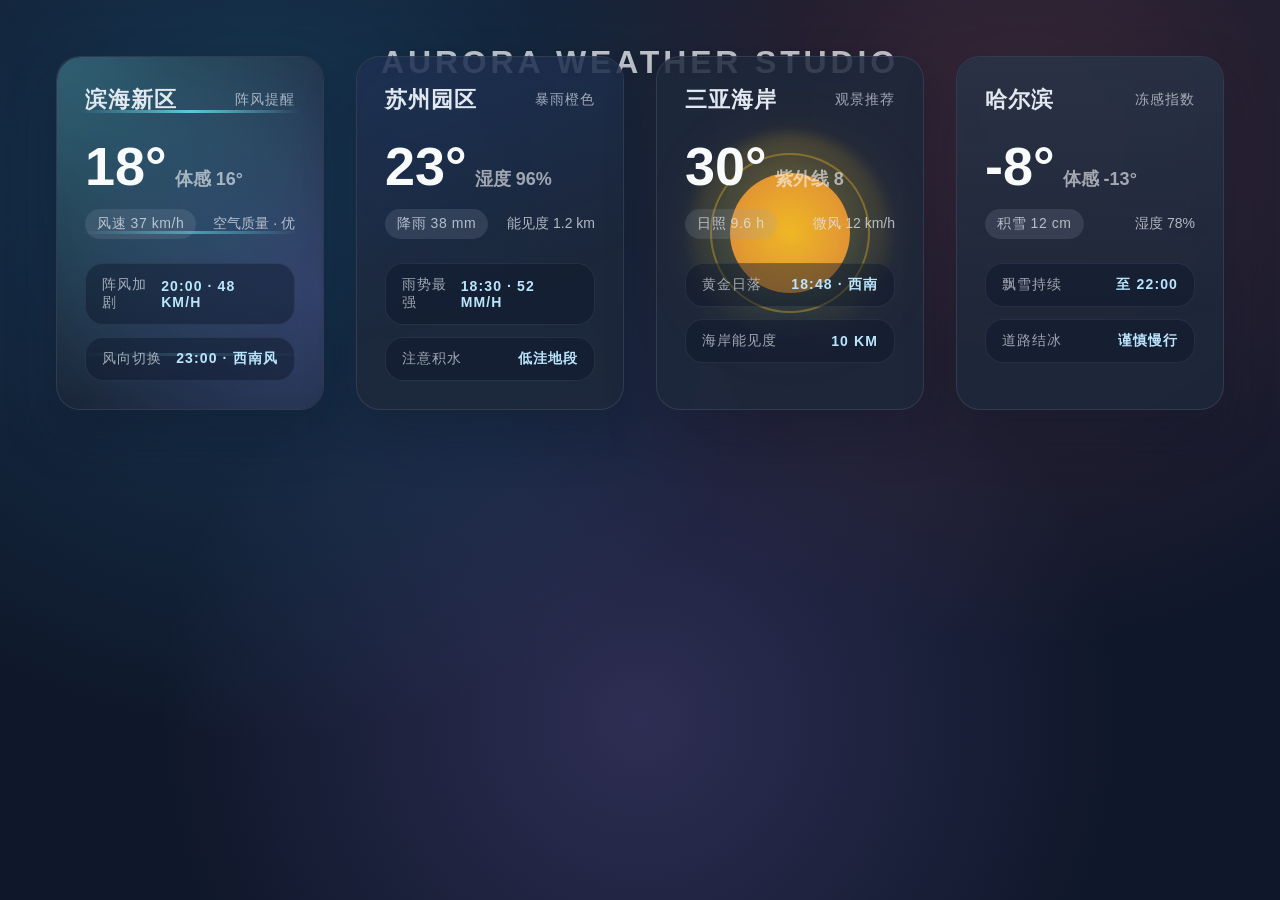
<file: weather-cards.html>
<!DOCTYPE html>
<html lang="zh-CN">
<head>
  <meta charset="UTF-8" />
  <meta name="viewport" content="width=device-width, initial-scale=1.0" />
  <title>精品天气动画卡片</title>
  <style>
    :root {
      color-scheme: dark;
      --bg-color: #0f172a;
      --card-bg: rgba(30, 41, 59, 0.85);
      --primary: #38bdf8;
      --accent: #fbbf24;
      --snow: #e0f2fe;
      --rain: #60a5fa;
      --wind: #67e8f9;
      --radius: 24px;
      --blur: 18px;
      --shadow: 0 24px 48px rgba(15, 23, 42, 0.35);
      font-family: "SF Pro Display", "SF Pro Text", "PingFang SC", "Helvetica Neue", Arial, sans-serif;
      background: radial-gradient(circle at 20% 20%, rgba(56, 189, 248, 0.2), transparent 45%),
                  radial-gradient(circle at 80% 15%, rgba(248, 113, 113, 0.18), transparent 40%),
                  radial-gradient(circle at 50% 80%, rgba(167, 139, 250, 0.2), transparent 50%),
                  var(--bg-color);
      min-height: 100vh;
      margin: 0;
      padding: 0;
    }

    * {
      box-sizing: border-box;
    }

    body {
      display: flex;
      align-items: center;
      justify-content: center;
      padding: 48px;
      backdrop-filter: blur(8px);
    }

    .app-title {
      position: fixed;
      top: 36px;
      left: 50%;
      transform: translateX(-50%);
      color: #f8fafc;
      font-size: 32px;
      font-weight: 700;
      letter-spacing: 0.12em;
      text-transform: uppercase;
      text-shadow: 0 4px 16px rgba(15, 23, 42, 0.45);
      opacity: 0.75;
    }

    .weather-dashboard {
      display: grid;
      grid-template-columns: repeat(auto-fit, minmax(260px, 1fr));
      gap: 32px;
      width: min(1200px, 100%);
    }

    .weather-card {
      position: relative;
      overflow: hidden;
      border-radius: var(--radius);
      background: var(--card-bg);
      box-shadow: var(--shadow);
      padding: 28px;
      border: 1px solid rgba(148, 163, 184, 0.16);
      transition: transform 0.6s cubic-bezier(0.19, 1, 0.22, 1), box-shadow 0.6s ease;
      isolation: isolate;
    }

    .weather-card::before {
      content: "";
      position: absolute;
      inset: 0;
      border-radius: inherit;
      background: linear-gradient(130deg, rgba(148, 163, 184, 0.12), transparent 45%);
      mix-blend-mode: screen;
      opacity: 0;
      transition: opacity 0.6s ease;
      pointer-events: none;
    }

    .weather-card:hover {
      transform: translateY(-12px) scale(1.02);
      box-shadow: 0 36px 64px rgba(8, 47, 73, 0.45);
    }

    .weather-card:hover::before {
      opacity: 1;
    }

    .weather-card header {
      display: flex;
      align-items: center;
      justify-content: space-between;
      margin-bottom: 20px;
    }

    .weather-card h2 {
      margin: 0;
      font-size: 22px;
      color: #e2e8f0;
      letter-spacing: 0.04em;
    }

    .weather-card span {
      color: rgba(226, 232, 240, 0.68);
      font-size: 14px;
      letter-spacing: 0.08em;
      text-transform: uppercase;
    }

    .temperature {
      font-size: 54px;
      font-weight: 700;
      color: #f8fafc;
      margin: 8px 0 12px;
      display: flex;
      align-items: baseline;
      gap: 8px;
    }

    .temperature small {
      font-size: 18px;
      color: rgba(248, 250, 252, 0.6);
    }

    .details {
      display: flex;
      justify-content: space-between;
      align-items: center;
      gap: 16px;
      color: rgba(226, 232, 240, 0.75);
      font-size: 14px;
    }

    .chip {
      padding: 6px 12px;
      border-radius: 999px;
      background: rgba(148, 163, 184, 0.18);
      font-weight: 500;
      letter-spacing: 0.04em;
    }

    .visualization {
      position: absolute;
      inset: 0;
      z-index: -1;
      overflow: hidden;
      border-radius: inherit;
      filter: drop-shadow(0 12px 24px rgba(14, 116, 144, 0.25));
    }

    /* 风力动画 */
    .wind .visualization::before,
    .wind .visualization::after {
      content: "";
      position: absolute;
      width: 160%;
      height: 160%;
      background: radial-gradient(circle at 20% 20%, rgba(103, 232, 249, 0.28), transparent 60%);
      top: -30%;
      left: -30%;
      animation: wind-sweep 12s ease-in-out infinite;
    }

    .wind .visualization::after {
      background: radial-gradient(circle at 80% 60%, rgba(129, 140, 248, 0.24), transparent 55%);
      animation-delay: -6s;
      mix-blend-mode: screen;
    }

    .wind-lines {
      position: absolute;
      inset: 0;
      display: grid;
      place-items: center;
      gap: 12px;
      overflow: hidden;
    }

    .wind-line {
      width: 220px;
      height: 3px;
      border-radius: 999px;
      background: linear-gradient(90deg, transparent, rgba(103, 232, 249, 0.8), transparent);
      animation: wind-flow 4s ease-in-out infinite;
    }

    .wind-line:nth-child(2) {
      animation-delay: -1s;
      opacity: 0.65;
    }

    .wind-line:nth-child(3) {
      animation-delay: -2.4s;
      opacity: 0.45;
    }

    @keyframes wind-sweep {
      0%, 100% { transform: translate(-5%, -5%) rotate(-2deg) scale(1); }
      50% { transform: translate(8%, 6%) rotate(3deg) scale(1.05); }
    }

    @keyframes wind-flow {
      0% { transform: translateX(-120px) scaleX(0.8); opacity: 0; }
      20% { opacity: 1; }
      50% { transform: translateX(80px) scaleX(1.1); }
      80% { opacity: 1; }
      100% { transform: translateX(160px) scaleX(0.9); opacity: 0; }
    }

    /* 降雨动画 */
    .rain .visualization {
      background: linear-gradient(160deg, rgba(37, 99, 235, 0.12), transparent 65%);
    }

    .rain .visualization .raindrop {
      position: absolute;
      width: 2px;
      height: 32px;
      background: linear-gradient(to bottom, rgba(96, 165, 250, 0), rgba(96, 165, 250, 0.85));
      border-radius: 999px;
      filter: blur(0.5px);
      animation: rain-fall 1.8s linear infinite;
      opacity: 0.8;
    }

    @keyframes rain-fall {
      0% { transform: translateY(-120px) translateX(0); opacity: 0; }
      10% { opacity: 0.5; }
      100% { transform: translateY(220px) translateX(-12px); opacity: 0; }
    }

    /* 晴天动画 */
    .sunny .visualization {
      display: grid;
      place-items: center;
    }

    .sun-core {
      position: relative;
      width: 120px;
      height: 120px;
      border-radius: 50%;
      background: radial-gradient(circle, rgba(251, 191, 36, 0.95), rgba(251, 146, 60, 0.85));
      box-shadow: 0 0 80px rgba(251, 191, 36, 0.35);
      animation: sun-pulse 6s ease-in-out infinite;
    }

    .sun-core::before {
      content: "";
      position: absolute;
      inset: -20px;
      border-radius: 50%;
      border: 2px solid rgba(251, 191, 36, 0.35);
      animation: sun-aura 10s linear infinite;
    }

    .sun-rays {
      position: absolute;
      inset: -40px;
      border-radius: 50%;
      background: conic-gradient(from 0deg, rgba(251, 191, 36, 0.15), rgba(251, 146, 60, 0), rgba(251, 191, 36, 0.15));
      animation: rays-spin 12s linear infinite;
      filter: blur(6px);
    }

    @keyframes sun-pulse {
      0%, 100% { transform: scale(0.98); box-shadow: 0 0 72px rgba(251, 191, 36, 0.28); }
      50% { transform: scale(1.04); box-shadow: 0 0 96px rgba(251, 191, 36, 0.4); }
    }

    @keyframes sun-aura {
      0% { transform: rotate(0deg) scale(0.92); opacity: 0.7; }
      50% { transform: rotate(180deg) scale(1); opacity: 1; }
      100% { transform: rotate(360deg) scale(0.92); opacity: 0.7; }
    }

    @keyframes rays-spin {
      from { transform: rotate(0deg); }
      to { transform: rotate(360deg); }
    }

    /* 下雪动画 */
    .snow .visualization {
      background: linear-gradient(180deg, rgba(148, 163, 184, 0.08), transparent 75%);
    }

    .snowflake {
      position: absolute;
      width: 8px;
      height: 8px;
      border-radius: 50%;
      background: rgba(224, 242, 254, 0.95);
      box-shadow: 0 0 12px rgba(224, 242, 254, 0.85);
      opacity: 0.85;
      animation: snow-fall 6s linear infinite;
    }

    .snowflake::before,
    .snowflake::after {
      content: "";
      position: absolute;
      inset: -12px -1px;
      background: linear-gradient(to bottom, rgba(224, 242, 254, 0.85), transparent);
      transform: rotate(60deg);
      border-radius: 999px;
      opacity: 0.65;
    }

    .snowflake::after {
      transform: rotate(-60deg);
    }

    @keyframes snow-fall {
      0% { transform: translate3d(0, -120px, 0) rotate(0deg); opacity: 0; }
      15% { opacity: 1; }
      50% { transform: translate3d(25px, 80px, 0) rotate(90deg); }
      100% { transform: translate3d(-15px, 200px, 0) rotate(180deg); opacity: 0; }
    }

    /* 细节动画 */
    .forecast-list {
      margin-top: 24px;
      display: grid;
      gap: 12px;
    }

    .forecast-item {
      display: flex;
      justify-content: space-between;
      align-items: center;
      padding: 12px 16px;
      border-radius: 18px;
      background: rgba(15, 23, 42, 0.45);
      border: 1px solid rgba(148, 163, 184, 0.12);
      color: rgba(226, 232, 240, 0.85);
      font-size: 15px;
      letter-spacing: 0.02em;
      transition: background 0.3s ease, transform 0.3s ease;
    }

    .forecast-item span:last-child {
      color: #bae6fd;
      font-weight: 600;
    }

    .forecast-item:hover {
      background: rgba(30, 64, 175, 0.4);
      transform: translateY(-2px);
    }

    @media (max-width: 1024px) {
      body {
        padding: 32px;
      }

      .app-title {
        font-size: 26px;
      }
    }

    @media (max-width: 768px) {
      body {
        padding: 24px;
      }

      .app-title {
        font-size: 22px;
        top: 24px;
      }

      .weather-dashboard {
        gap: 24px;
      }
    }
  </style>
</head>
<body>
  <div class="app-title">Aurora Weather Studio</div>
  <main class="weather-dashboard">
    <article class="weather-card wind">
      <div class="visualization">
        <div class="wind-lines">
          <span class="wind-line"></span>
          <span class="wind-line"></span>
          <span class="wind-line"></span>
        </div>
      </div>
      <header>
        <h2>滨海新区</h2>
        <span>阵风提醒</span>
      </header>
      <div class="temperature">
        18°<small>体感 16°</small>
      </div>
      <div class="details">
        <div class="chip">风速 37 km/h</div>
        <div>空气质量 · 优</div>
      </div>
      <div class="forecast-list">
        <div class="forecast-item">
          <span>阵风加剧</span>
          <span>20:00 · 48 km/h</span>
        </div>
        <div class="forecast-item">
          <span>风向切换</span>
          <span>23:00 · 西南风</span>
        </div>
      </div>
    </article>

    <article class="weather-card rain">
      <div class="visualization" id="rain-animation"></div>
      <header>
        <h2>苏州园区</h2>
        <span>暴雨橙色</span>
      </header>
      <div class="temperature">
        23°<small>湿度 96%</small>
      </div>
      <div class="details">
        <div class="chip">降雨 38 mm</div>
        <div>能见度 1.2 km</div>
      </div>
      <div class="forecast-list">
        <div class="forecast-item">
          <span>雨势最强</span>
          <span>18:30 · 52 mm/h</span>
        </div>
        <div class="forecast-item">
          <span>注意积水</span>
          <span>低洼地段</span>
        </div>
      </div>
    </article>

    <article class="weather-card sunny">
      <div class="visualization">
        <div class="sun-core">
          <span class="sun-rays"></span>
        </div>
      </div>
      <header>
        <h2>三亚海岸</h2>
        <span>观景推荐</span>
      </header>
      <div class="temperature">
        30°<small>紫外线 8</small>
      </div>
      <div class="details">
        <div class="chip">日照 9.6 h</div>
        <div>微风 12 km/h</div>
      </div>
      <div class="forecast-list">
        <div class="forecast-item">
          <span>黄金日落</span>
          <span>18:48 · 西南</span>
        </div>
        <div class="forecast-item">
          <span>海岸能见度</span>
          <span>10 km</span>
        </div>
      </div>
    </article>

    <article class="weather-card snow">
      <div class="visualization" id="snow-animation"></div>
      <header>
        <h2>哈尔滨</h2>
        <span>冻感指数</span>
      </header>
      <div class="temperature">
        -8°<small>体感 -13°</small>
      </div>
      <div class="details">
        <div class="chip">积雪 12 cm</div>
        <div>湿度 78%</div>
      </div>
      <div class="forecast-list">
        <div class="forecast-item">
          <span>飘雪持续</span>
          <span>至 22:00</span>
        </div>
        <div class="forecast-item">
          <span>道路结冰</span>
          <span>谨慎慢行</span>
        </div>
      </div>
    </article>
  </main>

  <script>
    const rainContainer = document.getElementById('rain-animation');
    const snowContainer = document.getElementById('snow-animation');

    function createRaindrops(count = 48) {
      const fragment = document.createDocumentFragment();
      for (let i = 0; i < count; i++) {
        const drop = document.createElement('span');
        drop.className = 'raindrop';
        const delay = (Math.random() * 1.2).toFixed(2);
        drop.style.left = Math.random() * 100 + '%';
        drop.style.animationDelay = `-${delay}s`;
        drop.style.animationDuration = `${1.6 + Math.random() * 0.6}s`;
        drop.style.transform = `translateY(${-40 - Math.random() * 40}px)`;
        fragment.appendChild(drop);
      }
      return fragment;
    }

    function createSnowflakes(count = 36) {
      const fragment = document.createDocumentFragment();
      for (let i = 0; i < count; i++) {
        const flake = document.createElement('span');
        flake.className = 'snowflake';
        const startX = Math.random() * 100;
        const delay = Math.random() * 6;
        flake.style.left = `${startX}%`;
        flake.style.animationDelay = `-${delay.toFixed(2)}s`;
        flake.style.animationDuration = `${5 + Math.random() * 3}s`;
        flake.style.opacity = (0.45 + Math.random() * 0.55).toFixed(2);
        flake.style.transform = `translate3d(${Math.random() * 30 - 15}px, ${-60 - Math.random() * 60}px, 0)`;
        fragment.appendChild(flake);
      }
      return fragment;
    }

    rainContainer.appendChild(createRaindrops());
    snowContainer.appendChild(createSnowflakes());

    const cards = document.querySelectorAll('.weather-card');
    const observer = new IntersectionObserver(entries => {
      entries.forEach(entry => {
        if (entry.isIntersecting) {
          entry.target.style.setProperty('--reveal', 1);
          entry.target.animate([
            { transform: 'translateY(24px)', opacity: 0 },
            { transform: 'translateY(0)', opacity: 1 }
          ], {
            duration: 900,
            easing: 'cubic-bezier(0.23, 1, 0.32, 1)',
            fill: 'forwards'
          });
          observer.unobserve(entry.target);
        }
      });
    }, { threshold: 0.45 });

    cards.forEach(card => observer.observe(card));
  </script>
</body>
</html>
</file>
